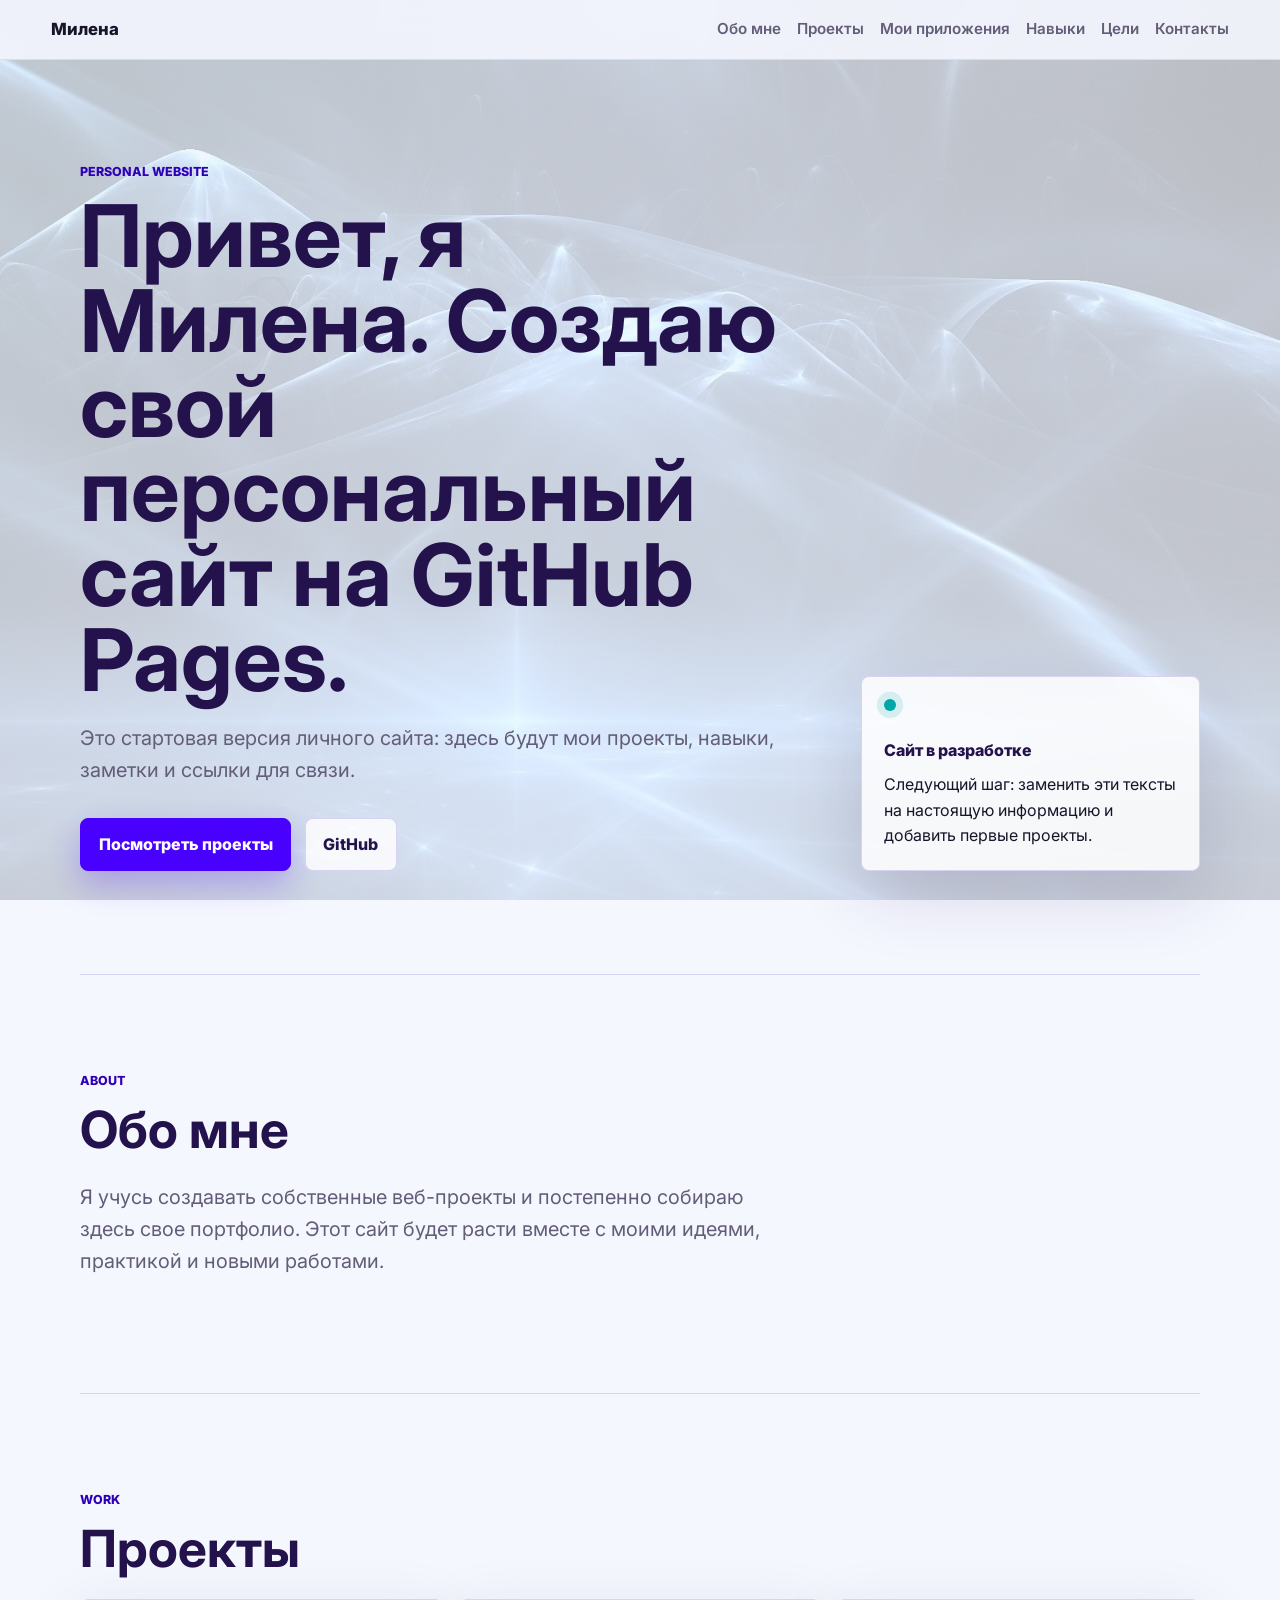
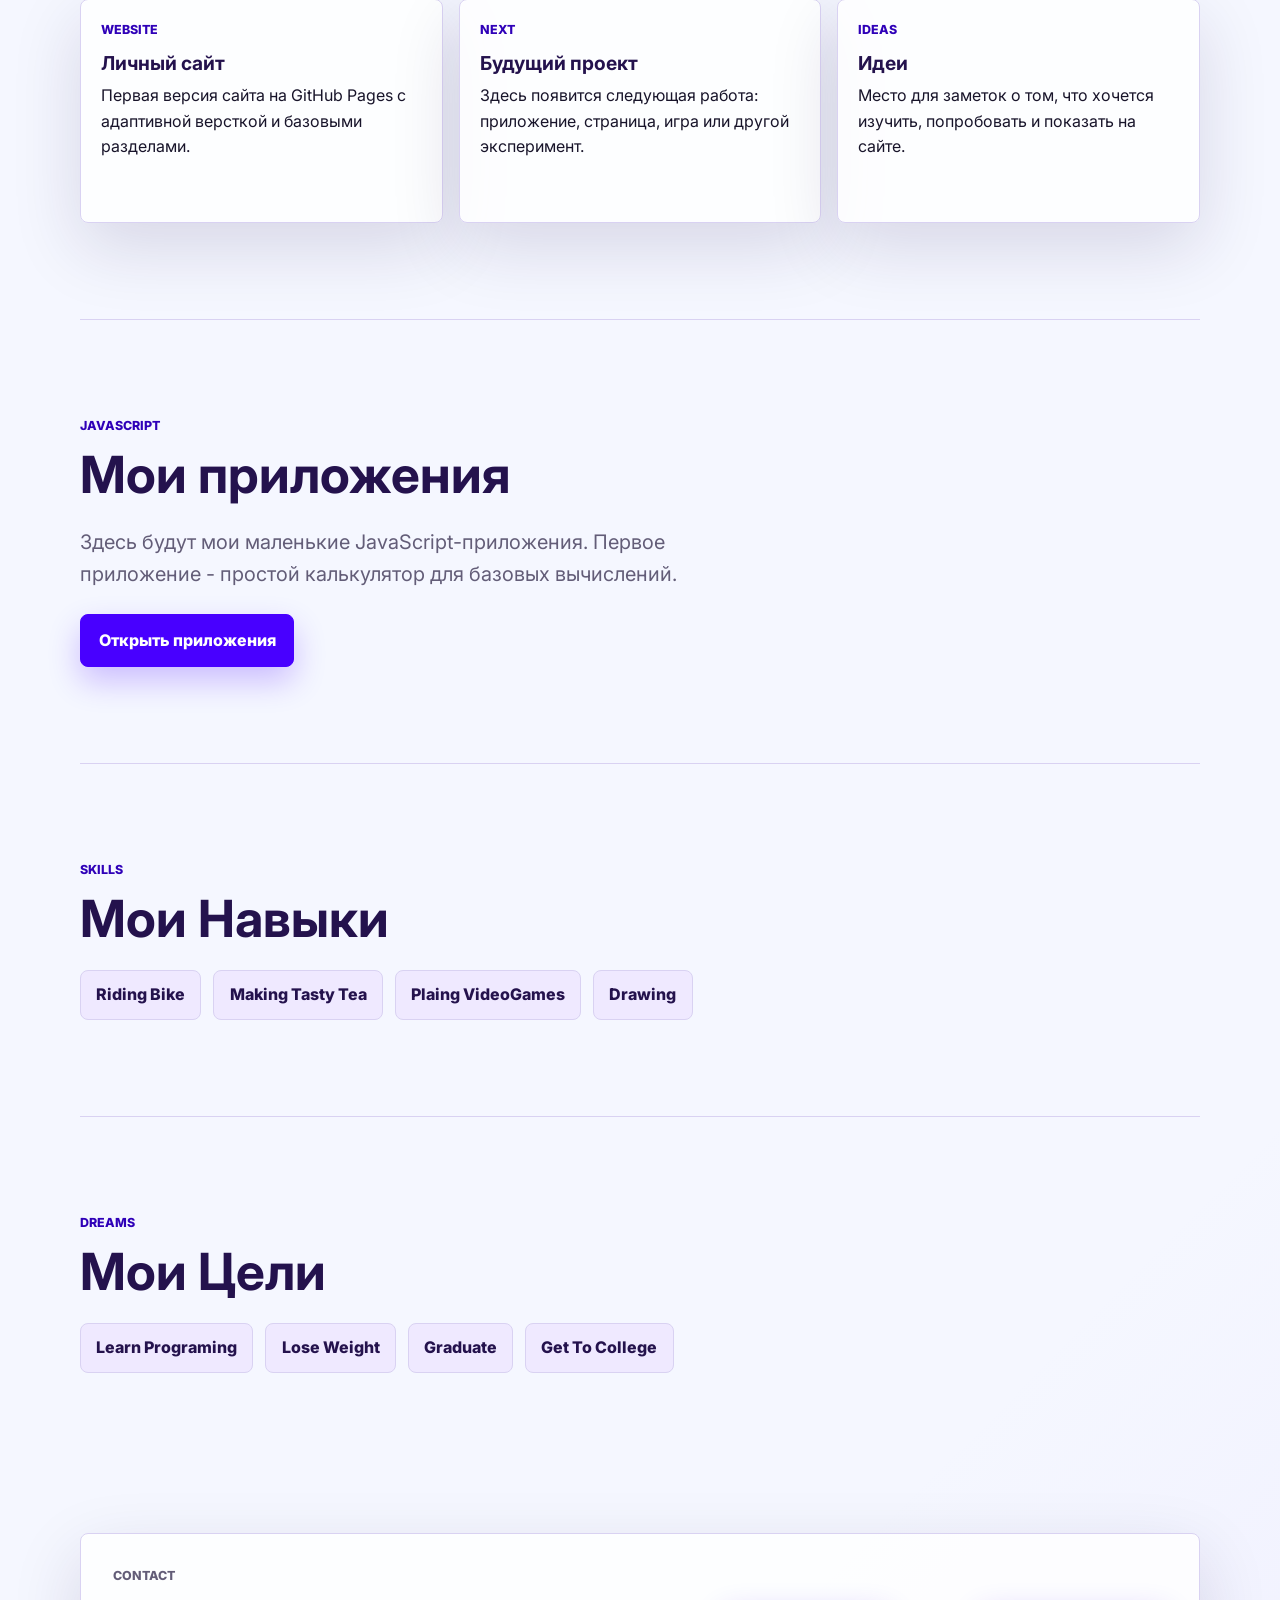
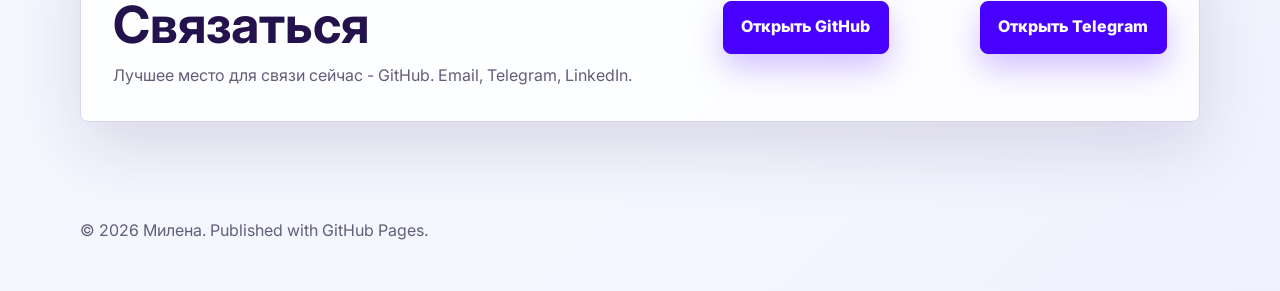
<file: index.html>
<!doctype html>
<html lang="ru">
  <head>
    <meta charset="utf-8" />
    <meta name="viewport" content="width=device-width, initial-scale=1" />
    <meta
      name="description"
      content="Личный сайт Милены: проекты, навыки и контакты."
    />
    <title>Милена | Personal Website</title>
    <link rel="preconnect" href="https://fonts.googleapis.com" />
    <link rel="preconnect" href="https://fonts.gstatic.com" crossorigin />
    <link
      href="https://fonts.googleapis.com/css2?family=Inter:wght@400;600;700;800&display=swap"
      rel="stylesheet"
    />
    <link rel="stylesheet" href="styles.css" />
  </head>
  <body>
    <header class="site-header">
      <a class="brand" href="#home" aria-label="Главная страница Милены">Милена</a>
      <nav class="nav" aria-label="Главная навигация">
        <a href="#about">Обо мне</a>
        <a href="#projects">Проекты</a>
        <a href="#apps">Мои приложения</a>
        <a href="#skills">Навыки</a>
        <a href="#dreams">Цели</a>
        <a href="#contact">Контакты</a>
      </nav>
    </header>

    <main>
      <section class="hero" id="home">
        <div class="hero-content">
          <p class="eyebrow">Personal website</p>
          <h1>Привет, я Милена. Создаю свой персональный сайт на GitHub Pages.</h1>
          <p class="hero-text">
            Это стартовая версия личного сайта: здесь будут мои проекты,
            навыки, заметки и ссылки для связи.
          </p>
          <div class="actions">
            <a class="button primary" href="#projects">Посмотреть проекты</a>
            <a class="button secondary" href="https://github.com/milena28man-png">
              GitHub
            </a>
          </div>
        </div>
        <div class="hero-panel" aria-label="Краткая информация">
          <span class="status-dot"></span>
          <p class="panel-title">Сайт в разработке</p>
          <p>
            Следующий шаг: заменить эти тексты на настоящую информацию и
            добавить первые проекты.
          </p>
        </div>
      </section>

      <section class="section" id="about">
        <div class="section-heading">
          <p class="eyebrow">About</p>
          <h2>Обо мне</h2>
        </div>
        <p class="wide-text">
          Я учусь создавать собственные веб-проекты и постепенно собираю здесь
          свое портфолио. Этот сайт будет расти вместе с моими идеями,
          практикой и новыми работами.
        </p>
      </section>

      <section class="section" id="projects">
        <div class="section-heading">
          <p class="eyebrow">Work</p>
          <h2>Проекты</h2>
        </div>
        <div class="grid">
          <article class="card">
            <p class="card-kicker">Website</p>
            <h3>Личный сайт</h3>
            <p>
              Первая версия сайта на GitHub Pages с адаптивной версткой и
              базовыми разделами.
            </p>
          </article>
          <article class="card">
            <p class="card-kicker">Next</p>
            <h3>Будущий проект</h3>
            <p>
              Здесь появится следующая работа: приложение, страница, игра или
              другой эксперимент.
            </p>
          </article>
          <article class="card">
            <p class="card-kicker">Ideas</p>
            <h3>Идеи</h3>
            <p>
              Место для заметок о том, что хочется изучить, попробовать и
              показать на сайте.
            </p>
          </article>
        </div>
      </section>

      <section class="section apps-preview" id="apps">
        <div class="section-heading">
          <p class="eyebrow">JavaScript</p>
          <h2>Мои приложения</h2>
        </div>
        <p class="wide-text">
          Здесь будут мои маленькие JavaScript-приложения. Первое приложение -
          простой калькулятор для базовых вычислений.
        </p>
        <div class="actions">
          <a class="button primary" href="apps.html">Открыть приложения</a>
        </div>
      </section>

      <section class="section" id="skills">
        <div class="section-heading">
          <p class="eyebrow">Skills</p>
          <h2>Мои Навыки</h2>
        </div>
        <ul class="skills-list">
          <li>Riding Bike</li>
          <li>Making Tasty Tea</li>
          <li>Plaing VideoGames</li>
          <li>Drawing</li>
        </ul>
      </section>

      <section class="section" id="dreams">
        <div class="section-heading">
          <p class="eyebrow">Dreams</p>
          <h2>Мои Цели</h2>
        </div>
        <ul class="skills-list">
          <li>Learn Programing</li>
          <li>Lose Weight</li>
          <li>Graduate</li>
          <li>Get To College</li>
        </ul>
      </section>

      <section class="section contact" id="contact">
        <div>
          <p class="eyebrow">Contact</p>
          <h2>Связаться</h2>
          <p>
            Лучшее место для связи сейчас - GitHub. Email, Telegram, LinkedIn.
          </p>
        </div>
        <a class="button primary" href="https://github.com/milena28man-png">
          Открыть GitHub </a>
      <a class="button primary" href="https://t.me/bibix3amy" target="_blank">
          Открыть Telegram
        </a>
      </section>
    </main>

    <footer class="footer">
      <p>© <span id="year"></span> Милена. Published with GitHub Pages.</p>
    </footer>

    <script src="script.js"></script>
  </body>
</html>
</file>
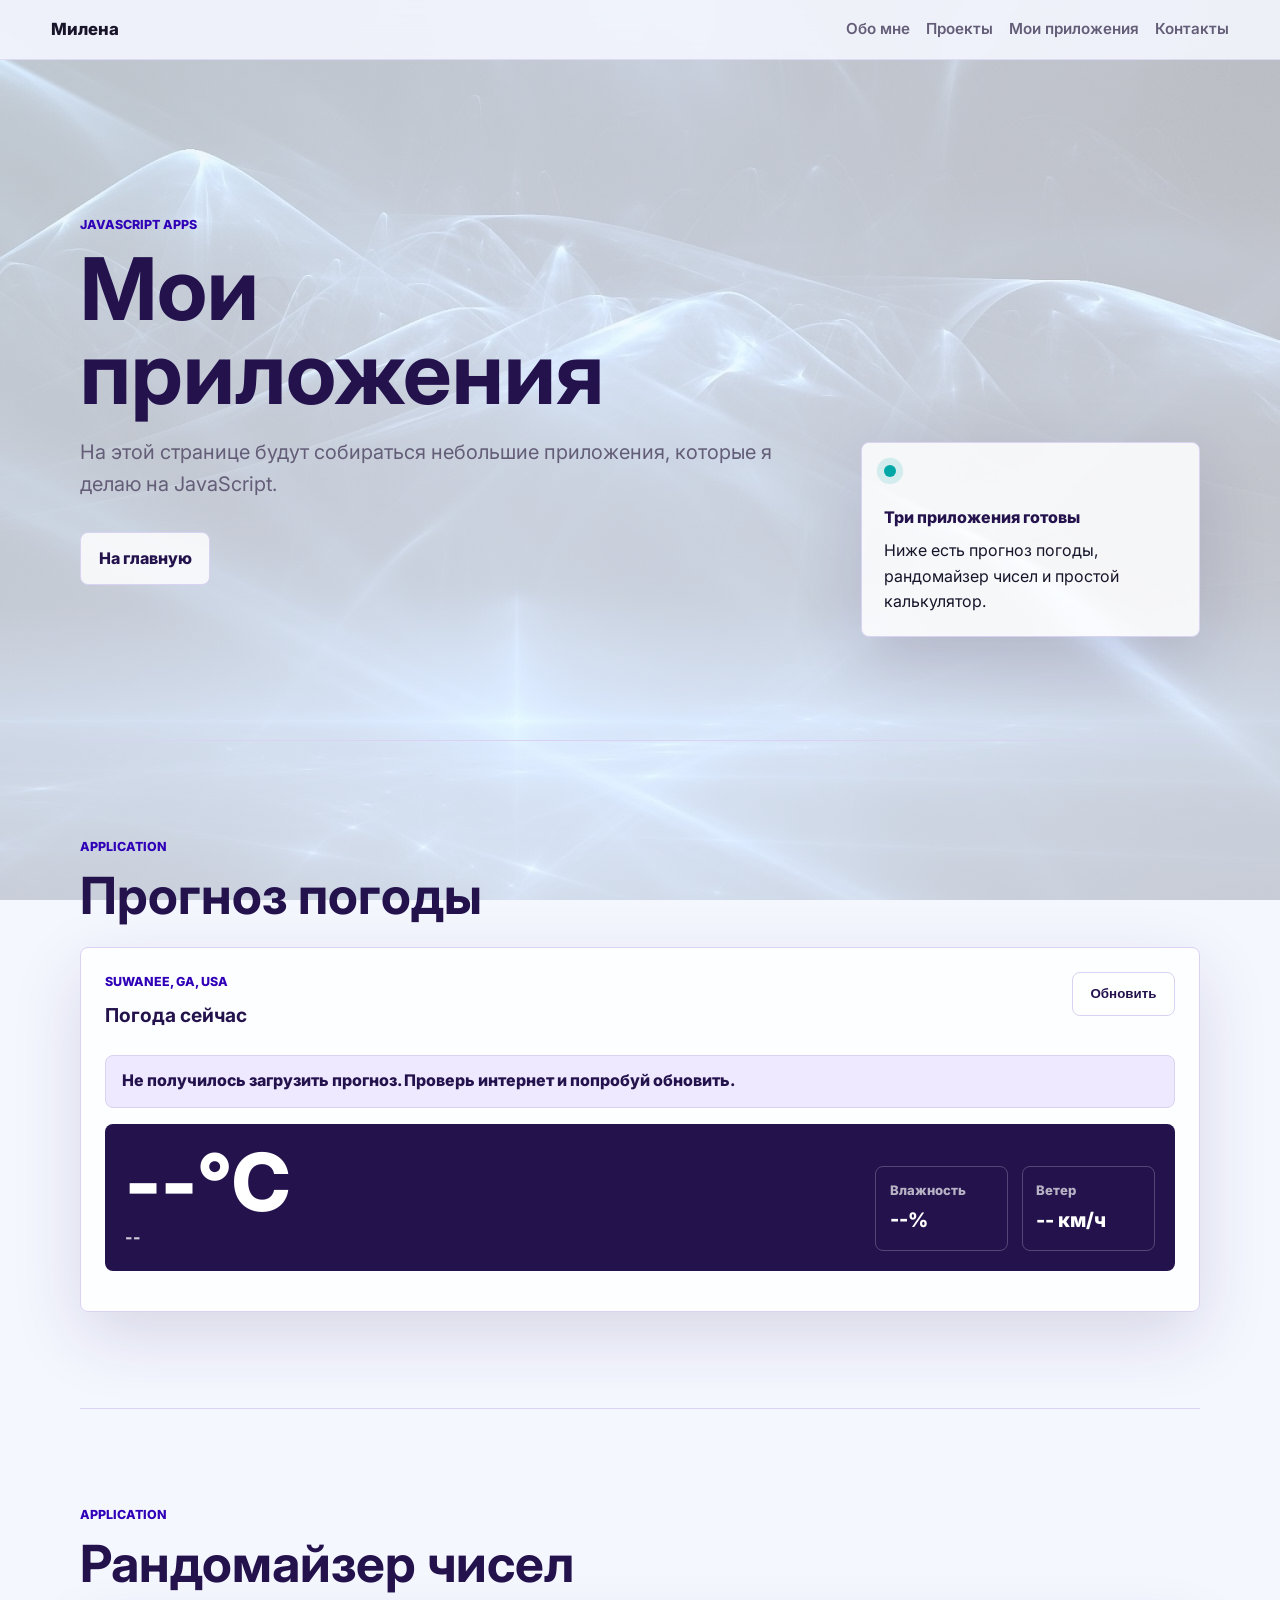
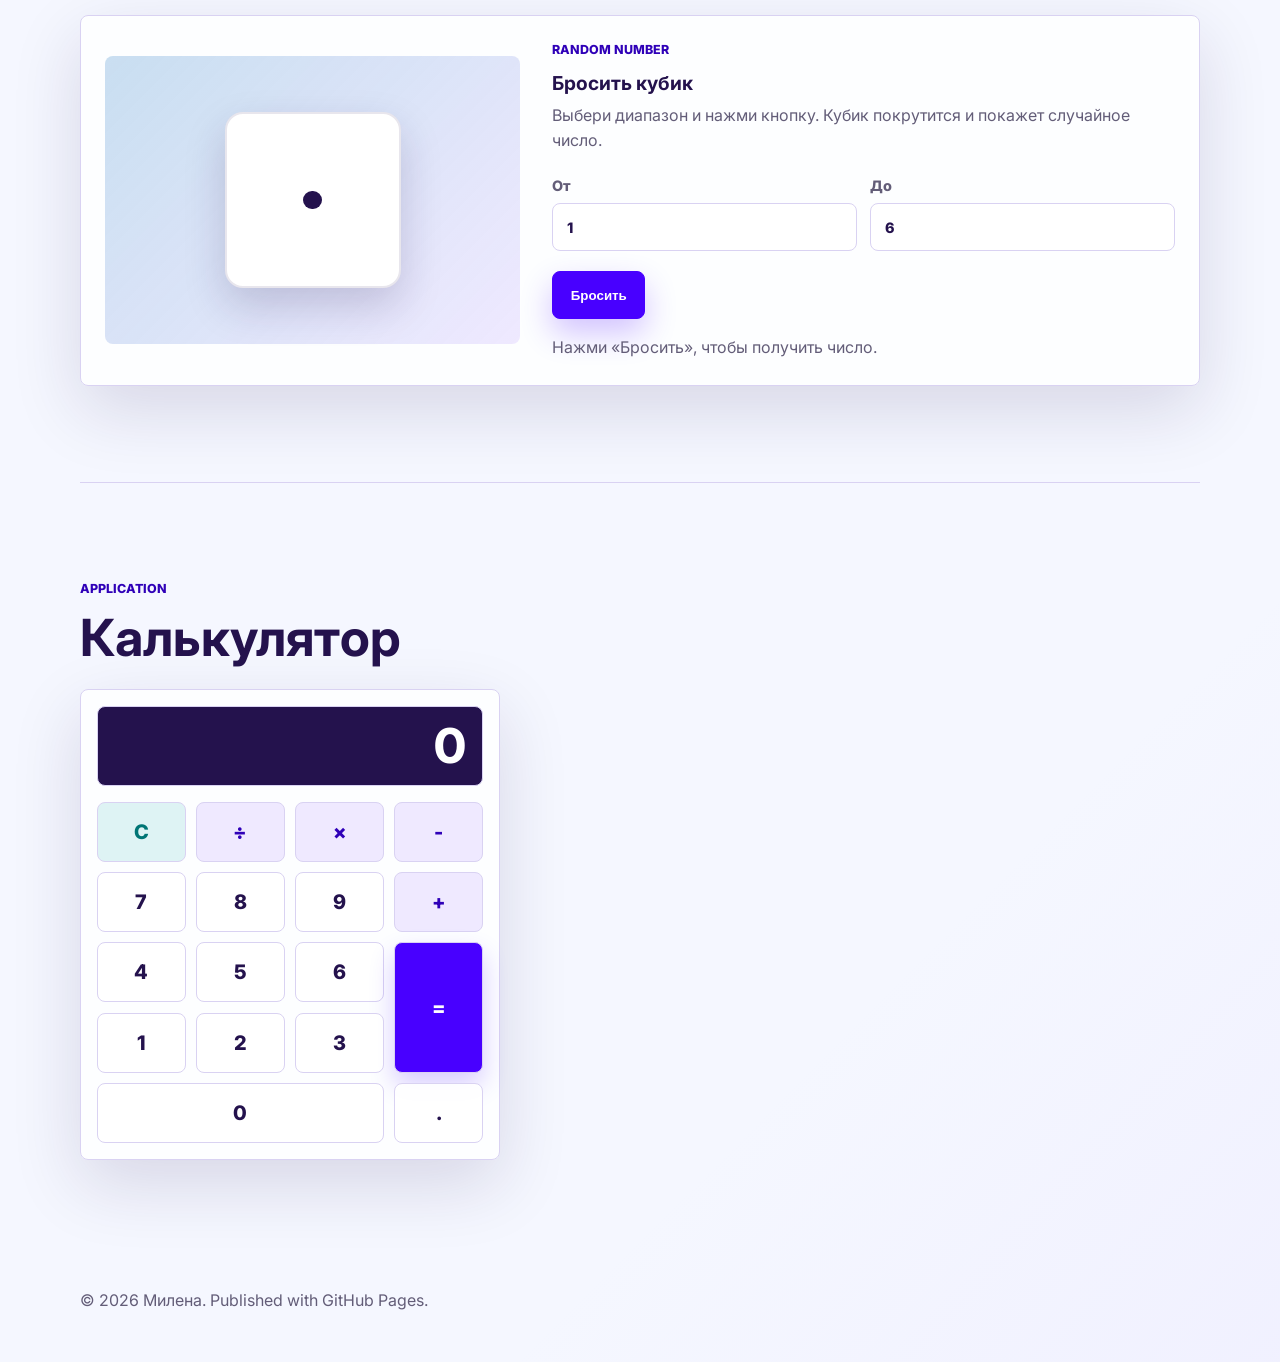
<file: apps.html>
<!doctype html>
<html lang="ru">
  <head>
    <meta charset="utf-8" />
    <meta name="viewport" content="width=device-width, initial-scale=1" />
    <meta
      name="description"
      content="JavaScript-приложения Милены: калькулятор и будущие проекты."
    />
    <title>Мои приложения | Милена</title>
    <link rel="preconnect" href="https://fonts.googleapis.com" />
    <link rel="preconnect" href="https://fonts.gstatic.com" crossorigin />
    <link
      href="https://fonts.googleapis.com/css2?family=Inter:wght@400;600;700;800&display=swap"
      rel="stylesheet"
    />
    <link rel="icon" href="data:," />
    <link rel="stylesheet" href="styles.css" />
  </head>
  <body>
    <header class="site-header">
      <a class="brand" href="index.html" aria-label="Главная страница Милены">Милена</a>
      <nav class="nav" aria-label="Навигация по сайту">
        <a href="index.html#about">Обо мне</a>
        <a href="index.html#projects">Проекты</a>
        <a href="apps.html">Мои приложения</a>
        <a href="index.html#contact">Контакты</a>
      </nav>
    </header>

    <main>
      <section class="hero apps-hero">
        <div class="hero-content">
          <p class="eyebrow">JavaScript apps</p>
          <h1>Мои приложения</h1>
          <p class="hero-text">
            На этой странице будут собираться небольшие приложения, которые я
            делаю на JavaScript.
          </p>
          <div class="actions">
            <a class="button secondary" href="index.html">На главную</a>
          </div>
        </div>
        <div class="hero-panel" aria-label="Информация о приложениях">
          <span class="status-dot"></span>
          <p class="panel-title">Три приложения готовы</p>
          <p>
            Ниже есть прогноз погоды, рандомайзер чисел и простой
            калькулятор.
          </p>
        </div>
      </section>

      <section class="section" id="weather">
        <div class="section-heading">
          <p class="eyebrow">Application</p>
          <h2>Прогноз погоды</h2>
        </div>

        <article class="weather-app card" aria-label="Прогноз погоды в Suwanee, Georgia">
          <div class="weather-topline">
            <div>
              <p class="card-kicker">Suwanee, GA, USA</p>
              <h3>Погода сейчас</h3>
            </div>
            <button class="button secondary weather-refresh" type="button" id="weather-refresh">
              Обновить
            </button>
          </div>

          <div class="weather-status" id="weather-status" role="status">
            Загружаю прогноз...
          </div>

          <div class="weather-current" id="weather-current" hidden>
            <div>
              <p class="weather-temperature" id="weather-temperature">--°C</p>
              <p class="weather-condition" id="weather-condition">--</p>
            </div>
            <dl class="weather-details">
              <div>
                <dt>Влажность</dt>
                <dd id="weather-humidity">--%</dd>
              </div>
              <div>
                <dt>Ветер</dt>
                <dd id="weather-wind">-- км/ч</dd>
              </div>
            </dl>
          </div>

          <div class="weather-forecast" id="weather-forecast" hidden></div>
        </article>
      </section>

      <section class="section" id="dice-randomizer">
        <div class="section-heading">
          <p class="eyebrow">Application</p>
          <h2>Рандомайзер чисел</h2>
        </div>

        <article class="dice-app card" aria-label="Рандомайзер чисел с кубиком">
          <div class="dice-layout">
            <div class="dice-stage">
              <div class="dice" id="dice" aria-hidden="true">
                <span></span>
                <span></span>
                <span></span>
                <span></span>
                <span></span>
                <span></span>
              </div>
            </div>

            <div class="dice-controls">
              <p class="card-kicker">Random number</p>
              <h3>Бросить кубик</h3>
              <p class="dice-description">
                Выбери диапазон и нажми кнопку. Кубик покрутится и покажет
                случайное число.
              </p>

              <div class="dice-inputs">
                <label>
                  От
                  <input id="dice-min" type="number" value="1" />
                </label>
                <label>
                  До
                  <input id="dice-max" type="number" value="6" />
                </label>
              </div>

              <button class="button primary dice-roll" type="button" id="dice-roll">
                Бросить
              </button>

              <p class="dice-result" id="dice-result" role="status">
                Нажми «Бросить», чтобы получить число.
              </p>
            </div>
          </div>
        </article>
      </section>

      <section class="section" id="calculator">
        <div class="section-heading">
          <p class="eyebrow">Application</p>
          <h2>Калькулятор</h2>
        </div>

        <article class="calculator card" aria-label="Калькулятор">
          <output class="calculator-display" id="calculator-display" aria-live="polite">0</output>
          <div class="calculator-keys">
            <button class="calculator-key clear" type="button" data-action="clear">C</button>
            <button class="calculator-key operator" type="button" data-operator="÷">÷</button>
            <button class="calculator-key operator" type="button" data-operator="×">×</button>
            <button class="calculator-key operator" type="button" data-operator="-">-</button>

            <button class="calculator-key" type="button" data-number="7">7</button>
            <button class="calculator-key" type="button" data-number="8">8</button>
            <button class="calculator-key" type="button" data-number="9">9</button>
            <button class="calculator-key operator" type="button" data-operator="+">+</button>

            <button class="calculator-key" type="button" data-number="4">4</button>
            <button class="calculator-key" type="button" data-number="5">5</button>
            <button class="calculator-key" type="button" data-number="6">6</button>
            <button class="calculator-key equals" type="button" data-action="equals">=</button>

            <button class="calculator-key" type="button" data-number="1">1</button>
            <button class="calculator-key" type="button" data-number="2">2</button>
            <button class="calculator-key" type="button" data-number="3">3</button>

            <button class="calculator-key zero" type="button" data-number="0">0</button>
            <button class="calculator-key" type="button" data-action="decimal">.</button>
          </div>
        </article>
      </section>
    </main>

    <footer class="footer">
      <p>© <span id="year"></span> Милена. Published with GitHub Pages.</p>
    </footer>

    <script src="script.js"></script>
    <script src="weather.js"></script>
    <script src="dice.js"></script>
    <script src="calculator.js"></script>
  </body>
</html>
</file>
<file: styles.css>
:root {
  color-scheme: light;
  --bg: #f5f7ff;
  --text: #18142a;
  --muted: #635d78;
  --line: #d9d2f2;
  --panel: #ffffff;
  --accent: rgb(72 0 255);
  --accent-dark: #2f00b8;
  --accent-soft: #efe9ff;
  --fresh: #00a7a7;
  --ink: #24124d;
  --shadow: 0 24px 70px rgb(36 18 77 / 0.14);
}

* {
  box-sizing: border-box;
}

html {
  scroll-behavior: smooth;
}

body {
  margin: 0;
  background:
    linear-gradient(rgb(245 247 255 / 0.76), rgb(245 247 255 / 0.86)),
    linear-gradient(135deg, rgb(0 167 167 / 0.12), transparent 32rem),
    linear-gradient(315deg, rgb(72 0 255 / 0.18), transparent 34rem),
    url("assets/images/bg.png") center / cover fixed,
    var(--bg);
  color: var(--text);
  font-family: Inter, system-ui, -apple-system, BlinkMacSystemFont, "Segoe UI",
    sans-serif;
  line-height: 1.6;
}

a {
  color: inherit;
}

.site-header {
  position: sticky;
  top: 0;
  z-index: 10;
  display: flex;
  align-items: center;
  justify-content: space-between;
  gap: 1rem;
  padding: 1rem clamp(1rem, 4vw, 4rem);
  border-bottom: 1px solid rgb(217 210 242 / 0.75);
  background: rgb(245 247 255 / 0.88);
  backdrop-filter: blur(16px);
}

.brand {
  font-size: 1.05rem;
  font-weight: 800;
  text-decoration: none;
}

.nav {
  display: flex;
  flex-wrap: wrap;
  justify-content: flex-end;
  gap: 0.35rem 1rem;
  color: var(--muted);
  font-size: 0.95rem;
  font-weight: 600;
}

.nav a {
  text-decoration: none;
}

.nav a:hover {
  color: var(--accent-dark);
}

main {
  width: min(1120px, calc(100% - 2rem));
  margin: 0 auto;
}

.hero {
  display: grid;
  grid-template-columns: minmax(0, 1.35fr) minmax(280px, 0.65fr);
  gap: clamp(2rem, 6vw, 5rem);
  align-items: center;
  min-height: calc(100vh - 5rem);
  padding: clamp(3rem, 8vw, 7rem) 0;
}

.apps-hero {
  min-height: min(680px, calc(100vh - 5rem));
}

.hero-content {
  max-width: 760px;
}

.eyebrow,
.card-kicker {
  margin: 0 0 0.75rem;
  color: var(--accent-dark);
  font-size: 0.78rem;
  font-weight: 800;
  letter-spacing: 0;
  text-transform: uppercase;
}

h1,
h2,
h3,
p {
  margin-top: 0;
}

h1 {
  max-width: 820px;
  margin-bottom: 1.25rem;
  color: var(--ink);
  font-size: clamp(2.55rem, 8vw, 5.4rem);
  line-height: 0.98;
  letter-spacing: 0;
}

h2 {
  margin-bottom: 0.75rem;
  color: var(--ink);
  font-size: clamp(2rem, 5vw, 3.2rem);
  line-height: 1.05;
  letter-spacing: 0;
}

h3 {
  margin-bottom: 0.5rem;
  color: var(--ink);
  font-size: 1.2rem;
  line-height: 1.2;
}

.hero-text,
.wide-text {
  max-width: 700px;
  color: var(--muted);
  font-size: clamp(1.05rem, 2vw, 1.25rem);
}

.actions {
  display: flex;
  flex-wrap: wrap;
  gap: 0.85rem;
  margin-top: 2rem;
}

.button {
  display: inline-flex;
  align-items: center;
  justify-content: center;
  min-height: 3rem;
  padding: 0.8rem 1.1rem;
  border: 1px solid var(--line);
  border-radius: 8px;
  font-weight: 800;
  text-decoration: none;
  transition:
    transform 160ms ease,
    box-shadow 160ms ease,
    background 160ms ease;
}

.button:hover {
  transform: translateY(-2px);
}

.button.primary {
  border-color: var(--accent);
  background: var(--accent);
  color: white;
  box-shadow: 0 14px 32px rgb(72 0 255 / 0.24);
}

.button.primary:hover {
  background: var(--accent-dark);
}

.button.secondary {
  background: rgb(255 255 255 / 0.82);
  color: var(--ink);
}

.hero-panel,
.card,
.contact {
  border: 1px solid var(--line);
  border-radius: 8px;
  background: rgb(255 255 255 / 0.84);
  box-shadow: var(--shadow);
}

.hero-panel {
  align-self: end;
  padding: 1.35rem;
}

.status-dot {
  display: inline-block;
  width: 0.75rem;
  height: 0.75rem;
  margin-bottom: 1.25rem;
  border-radius: 50%;
  background: var(--fresh);
  box-shadow: 0 0 0 0.45rem rgb(0 167 167 / 0.14);
}

.panel-title {
  margin-bottom: 0.5rem;
  color: var(--ink);
  font-weight: 800;
}

.section {
  padding: clamp(3rem, 8vw, 6rem) 0;
  border-top: 1px solid var(--line);
}

.section-heading {
  max-width: 680px;
  margin-bottom: 1.5rem;
}

.grid {
  display: grid;
  grid-template-columns: repeat(3, minmax(0, 1fr));
  gap: 1rem;
}

.card {
  min-height: 14rem;
  padding: 1.25rem;
}

.apps-preview .actions {
  margin-top: 1.5rem;
}

.weather-app {
  min-height: 0;
  padding: clamp(1rem, 3vw, 1.5rem);
}

.weather-topline {
  display: flex;
  align-items: flex-start;
  justify-content: space-between;
  gap: 1rem;
  margin-bottom: 1.25rem;
}

.weather-refresh {
  min-height: 2.75rem;
  white-space: nowrap;
}

.weather-status {
  padding: 0.8rem 1rem;
  border: 1px solid var(--line);
  border-radius: 8px;
  background: var(--accent-soft);
  color: var(--ink);
  font-weight: 800;
}

.weather-current {
  display: flex;
  align-items: flex-end;
  justify-content: space-between;
  gap: 1.5rem;
  margin-top: 1rem;
  padding: 1.25rem;
  border-radius: 8px;
  background: var(--ink);
  color: white;
}

.weather-temperature {
  margin-bottom: 0.35rem;
  font-size: clamp(3rem, 10vw, 5rem);
  font-weight: 800;
  line-height: 0.95;
}

.weather-condition {
  margin-bottom: 0;
  color: rgb(255 255 255 / 0.78);
  font-weight: 800;
}

.weather-details {
  display: grid;
  grid-template-columns: repeat(2, minmax(0, 1fr));
  gap: 0.85rem;
  min-width: min(100%, 280px);
  margin: 0;
}

.weather-details div {
  padding: 0.85rem;
  border: 1px solid rgb(255 255 255 / 0.22);
  border-radius: 8px;
}

.weather-details dt {
  color: rgb(255 255 255 / 0.68);
  font-size: 0.82rem;
  font-weight: 800;
}

.weather-details dd {
  margin: 0.2rem 0 0;
  font-size: 1.25rem;
  font-weight: 800;
}

.weather-forecast {
  display: grid;
  grid-template-columns: repeat(5, minmax(0, 1fr));
  gap: 0.75rem;
  margin-top: 1rem;
}

.weather-day {
  min-height: 9rem;
  padding: 0.9rem;
  border: 1px solid var(--line);
  border-radius: 8px;
  background: rgb(255 255 255 / 0.78);
}

.weather-day-name,
.weather-day-temp {
  color: var(--ink);
  font-weight: 800;
}

.weather-day-condition,
.weather-day-rain {
  color: var(--muted);
  font-size: 0.92rem;
}

.weather-day p {
  margin-bottom: 0.35rem;
}

.dice-app {
  min-height: 0;
  padding: clamp(1rem, 3vw, 1.5rem);
}

.dice-layout {
  display: grid;
  grid-template-columns: minmax(220px, 0.8fr) minmax(0, 1.2fr);
  gap: clamp(1.25rem, 4vw, 2rem);
  align-items: center;
}

.dice-stage {
  display: grid;
  min-height: 18rem;
  place-items: center;
  border-radius: 8px;
  background:
    linear-gradient(135deg, rgb(0 167 167 / 0.16), transparent),
    var(--accent-soft);
}

.dice {
  position: relative;
  display: grid;
  grid-template-columns: repeat(3, 1fr);
  grid-template-rows: repeat(3, 1fr);
  width: min(11rem, 58vw);
  aspect-ratio: 1;
  padding: 1.25rem;
  border: 2px solid rgb(36 18 77 / 0.1);
  border-radius: 18px;
  background: white;
  box-shadow: 0 18px 42px rgb(36 18 77 / 0.18);
}

.dice.rolling {
  animation: dice-toss 900ms ease-in-out;
}

.dice span {
  width: 1.15rem;
  height: 1.15rem;
  place-self: center;
  border-radius: 50%;
  background: var(--ink);
  opacity: 0;
}

.dice[data-value="1"] span:nth-child(1),
.dice[data-value="3"] span:nth-child(1),
.dice[data-value="5"] span:nth-child(1) {
  grid-column: 2;
  grid-row: 2;
  opacity: 1;
}

.dice[data-value="2"] span:nth-child(1),
.dice[data-value="3"] span:nth-child(2),
.dice[data-value="4"] span:nth-child(1),
.dice[data-value="5"] span:nth-child(2),
.dice[data-value="6"] span:nth-child(1) {
  grid-column: 1;
  grid-row: 1;
  opacity: 1;
}

.dice[data-value="2"] span:nth-child(2),
.dice[data-value="3"] span:nth-child(3),
.dice[data-value="4"] span:nth-child(2),
.dice[data-value="5"] span:nth-child(3),
.dice[data-value="6"] span:nth-child(2) {
  grid-column: 3;
  grid-row: 3;
  opacity: 1;
}

.dice[data-value="4"] span:nth-child(3),
.dice[data-value="5"] span:nth-child(4),
.dice[data-value="6"] span:nth-child(3) {
  grid-column: 3;
  grid-row: 1;
  opacity: 1;
}

.dice[data-value="4"] span:nth-child(4),
.dice[data-value="5"] span:nth-child(5),
.dice[data-value="6"] span:nth-child(4) {
  grid-column: 1;
  grid-row: 3;
  opacity: 1;
}

.dice[data-value="6"] span:nth-child(5) {
  grid-column: 1;
  grid-row: 2;
  opacity: 1;
}

.dice[data-value="6"] span:nth-child(6) {
  grid-column: 3;
  grid-row: 2;
  opacity: 1;
}

.dice-description,
.dice-result {
  color: var(--muted);
}

.dice-inputs {
  display: grid;
  grid-template-columns: repeat(2, minmax(0, 1fr));
  gap: 0.85rem;
  margin: 1.25rem 0;
}

.dice-inputs label {
  display: grid;
  gap: 0.4rem;
  color: var(--muted);
  font-size: 0.9rem;
  font-weight: 800;
}

.dice-inputs input {
  width: 100%;
  min-height: 3rem;
  padding: 0.7rem 0.85rem;
  border: 1px solid var(--line);
  border-radius: 8px;
  background: rgb(255 255 255 / 0.9);
  color: var(--ink);
  font: inherit;
  font-weight: 800;
}

.dice-roll {
  margin-bottom: 1rem;
}

@keyframes dice-toss {
  0% {
    transform: translateY(0) rotate(0deg) scale(1);
  }

  35% {
    transform: translateY(-24px) rotate(145deg) scale(1.08);
  }

  70% {
    transform: translateY(8px) rotate(285deg) scale(0.96);
  }

  100% {
    transform: translateY(0) rotate(360deg) scale(1);
  }
}

.calculator {
  width: min(100%, 420px);
  min-height: 0;
  padding: 1rem;
}

.calculator-display {
  display: flex;
  align-items: center;
  justify-content: flex-end;
  width: 100%;
  min-height: 5rem;
  margin-bottom: 1rem;
  overflow: hidden;
  padding: 0.85rem 1rem;
  border: 1px solid var(--line);
  border-radius: 8px;
  background: var(--ink);
  color: white;
  font-size: clamp(2rem, 8vw, 3rem);
  font-weight: 800;
  line-height: 1;
  text-align: right;
}

.calculator-keys {
  display: grid;
  grid-template-columns: repeat(4, minmax(0, 1fr));
  gap: 0.65rem;
}

.calculator-key {
  display: inline-flex;
  align-items: center;
  justify-content: center;
  min-height: 3.75rem;
  border: 1px solid var(--line);
  border-radius: 8px;
  background: rgb(255 255 255 / 0.92);
  color: var(--ink);
  cursor: pointer;
  font: inherit;
  font-size: 1.25rem;
  font-weight: 800;
  transition:
    transform 160ms ease,
    background 160ms ease,
    box-shadow 160ms ease;
}

.calculator-key:hover {
  background: var(--accent-soft);
  transform: translateY(-1px);
}

.calculator-key:focus-visible {
  outline: 3px solid rgb(0 167 167 / 0.35);
  outline-offset: 2px;
}

.calculator-key.operator {
  background: var(--accent-soft);
  color: var(--accent-dark);
}

.calculator-key.clear {
  background: rgb(0 167 167 / 0.12);
  color: #007575;
}

.calculator-key.equals {
  grid-row: span 2;
  background: var(--accent);
  color: white;
  box-shadow: 0 12px 26px rgb(72 0 255 / 0.2);
}

.calculator-key.zero {
  grid-column: span 3;
}

.card p:last-child,
.hero-panel p:last-child,
.contact p:last-child,
.footer p {
  margin-bottom: 0;
}

.skills-list {
  display: flex;
  flex-wrap: wrap;
  gap: 0.75rem;
  padding: 0;
  margin: 0;
  list-style: none;
}

.skills-list li {
  padding: 0.7rem 0.95rem;
  border: 1px solid var(--line);
  border-radius: 8px;
  background: var(--accent-soft);
  color: var(--ink);
  font-weight: 800;
}

.contact {
  display: flex;
  align-items: center;
  justify-content: space-between;
  gap: 1.5rem;
  margin: clamp(2rem, 6vw, 4rem) 0;
  padding: clamp(1.25rem, 4vw, 2rem);
}

.contact p {
  max-width: 620px;
  color: var(--muted);
}

.footer {
  width: min(1120px, calc(100% - 2rem));
  margin: 0 auto;
  padding: 2rem 0 3rem;
  color: var(--muted);
}

@media (max-width: 820px) {
  .site-header {
    align-items: flex-start;
    flex-direction: column;
  }

  .nav {
    justify-content: flex-start;
  }

  .hero {
    grid-template-columns: 1fr;
    min-height: auto;
  }

  .grid {
    grid-template-columns: 1fr;
  }

  .weather-current,
  .contact {
    align-items: flex-start;
    flex-direction: column;
  }

  .weather-forecast {
    grid-template-columns: repeat(2, minmax(0, 1fr));
  }

  .dice-layout {
    grid-template-columns: 1fr;
  }
}

@media (max-width: 480px) {
  main,
  .footer {
    width: min(100% - 1.25rem, 1120px);
  }

  .button {
    width: 100%;
  }

  .weather-topline {
    flex-direction: column;
  }

  .weather-details,
  .weather-forecast {
    grid-template-columns: 1fr;
  }

  .dice-inputs {
    grid-template-columns: 1fr;
  }
}
</file>
